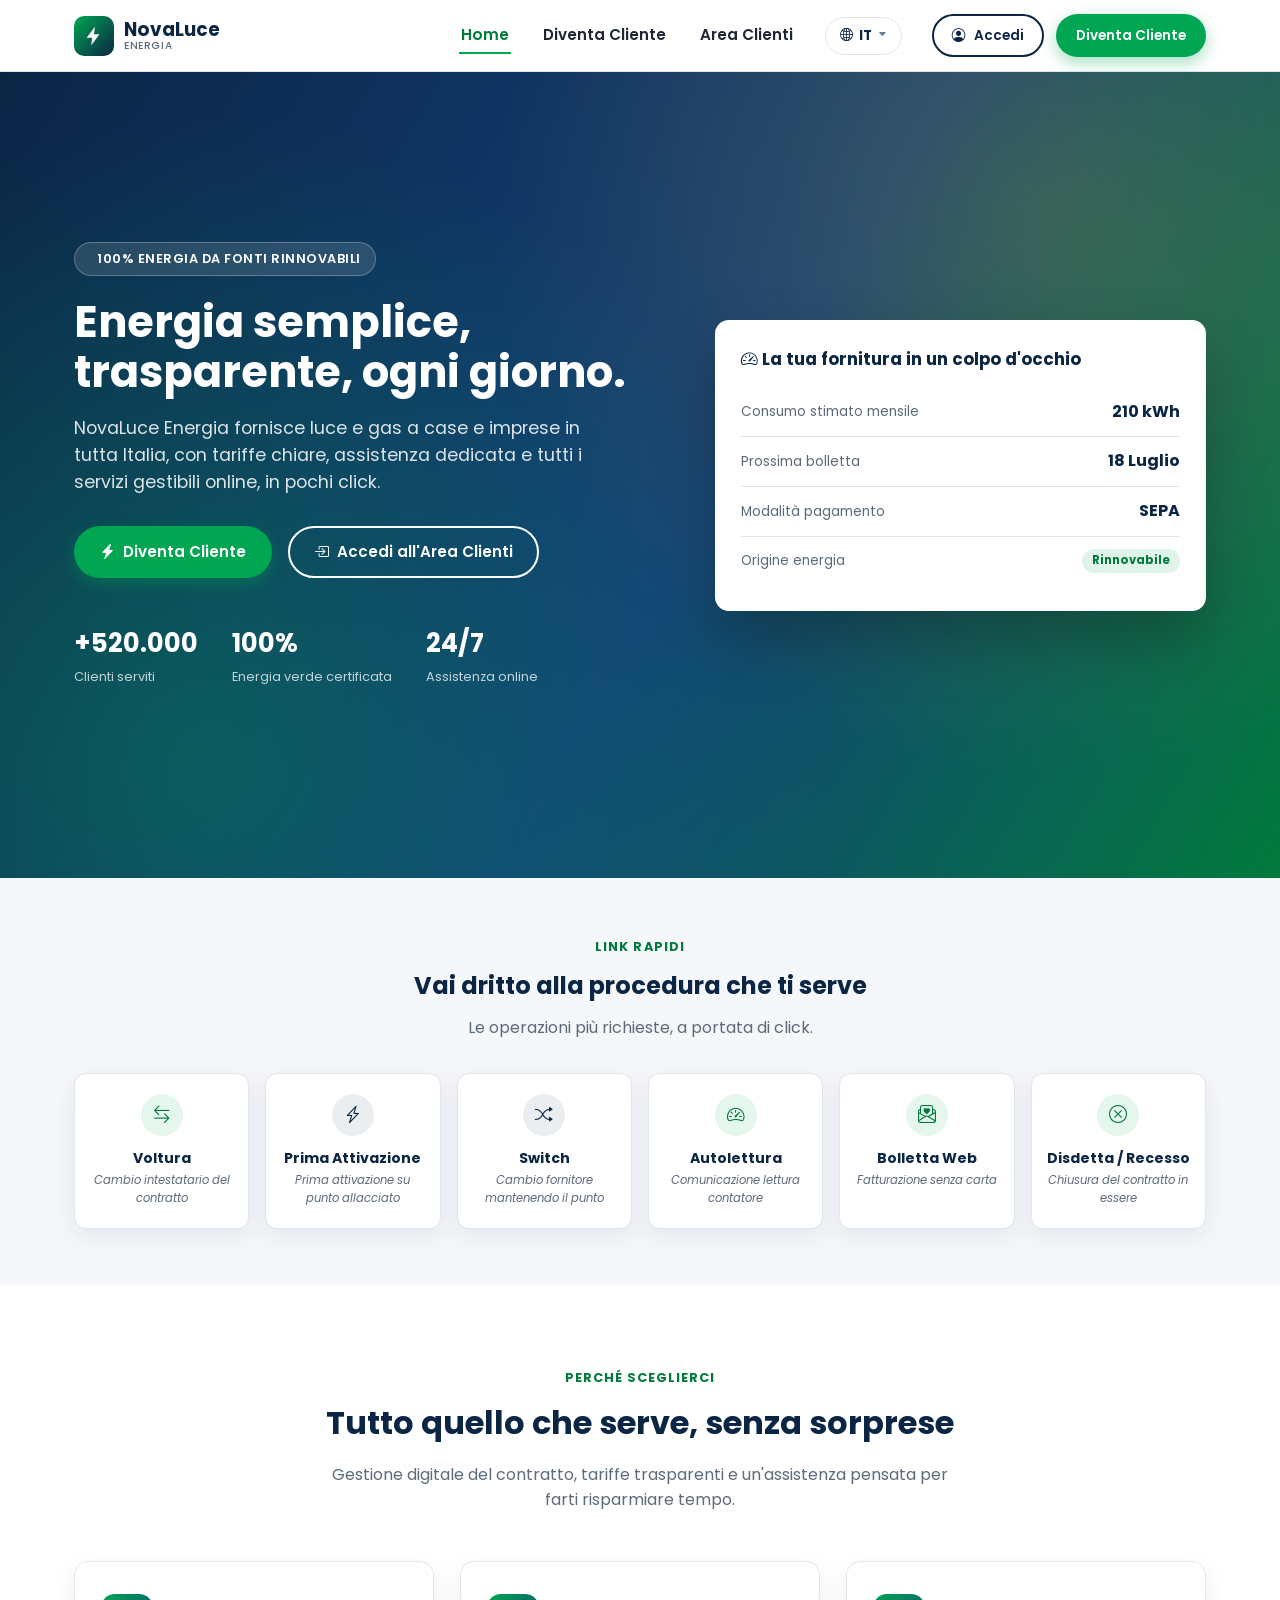
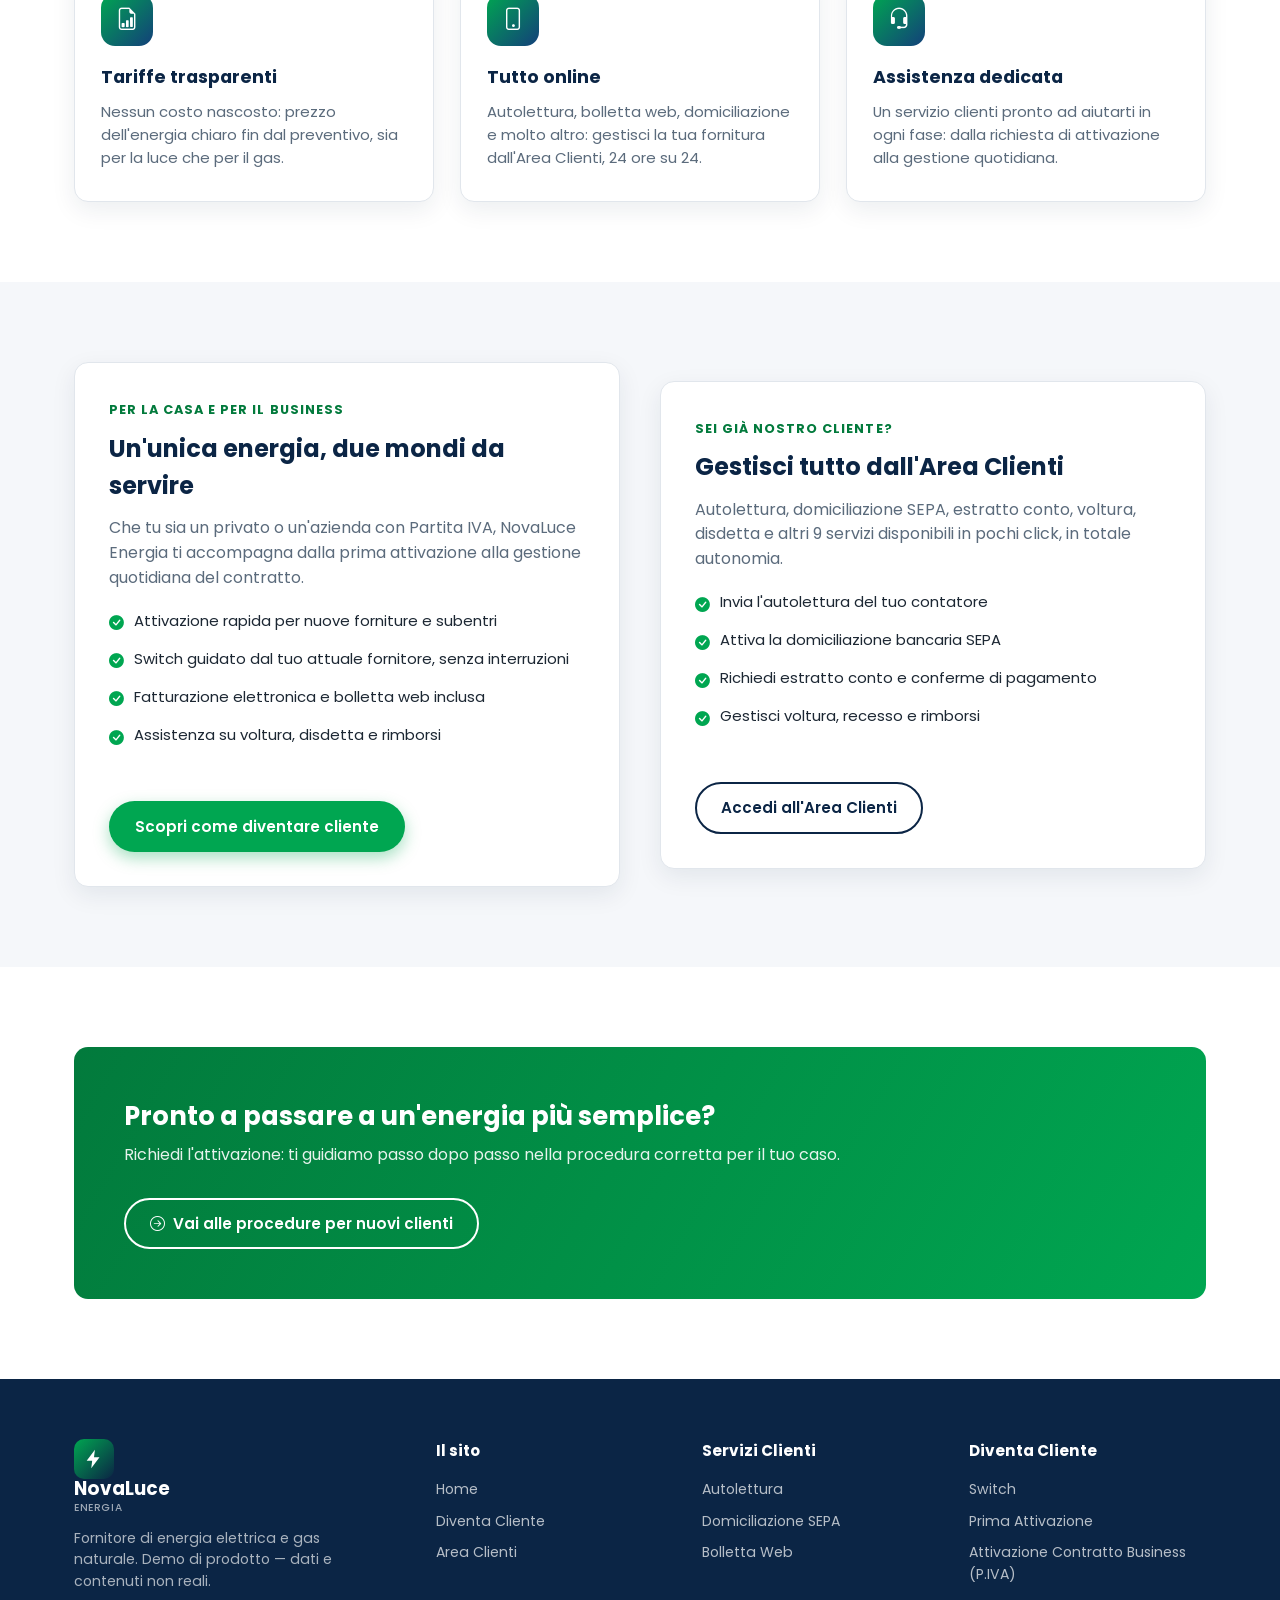
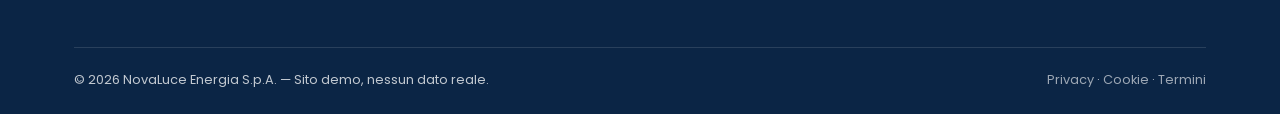
<file: index.html>
<!DOCTYPE html>
<html lang="it">
<head>
<meta charset="UTF-8" />
<meta name="viewport" content="width=device-width, initial-scale=1.0" />
<title>NovaLuce Energia | Luce e Gas per Casa e Business</title>
<meta name="description" content="NovaLuce Energia: fornitore di luce e gas. Gestisci il tuo contratto nell'Area Clienti o richiedi l'attivazione di un nuovo servizio." />
<link rel="preconnect" href="https://fonts.googleapis.com">
<link href="https://fonts.googleapis.com/css2?family=Poppins:wght@400;500;600;700&display=swap" rel="stylesheet">
<link rel="stylesheet" href="assets/vendor/bootstrap-icons/bootstrap-icons.css">
<link rel="stylesheet" href="assets/css/style.css" />
</head>
<body>

<header class="site-header">
  <nav class="navbar container">
    <a href="index.html" class="brand">
      <span class="brand-mark">
        <svg viewBox="0 0 24 24" fill="none" xmlns="http://www.w3.org/2000/svg"><path d="M13 2 4 14h6l-1 8 9-12h-6l1-8Z" fill="#fff"/></svg>
      </span>
      <span class="brand-name">NovaLuce<span data-i18n="brand.tagline">Energia</span></span>
    </a>
    <button class="nav-toggle" aria-label="Apri menu"><i class="bi bi-list"></i></button>
    <div class="nav-links">
      <a href="index.html" class="active" data-i18n="nav.home">Home</a>
      <a href="diventa-cliente.html" data-i18n="nav.becomeCustomer">Diventa Cliente</a>
      <a href="area-clienti.html" data-i18n="nav.customerArea">Area Clienti</a>
      <div class="lang-switcher">
        <button class="lang-switcher-btn" id="lang-switcher-btn" type="button" aria-haspopup="true" aria-expanded="false">
          <i class="bi bi-globe2"></i> <span id="lang-switcher-current">IT</span> <i class="bi bi-caret-down-fill"></i>
        </button>
        <div class="lang-menu" id="lang-menu">
          <button type="button" data-lang="it">🇮🇹 Italiano</button>
          <button type="button" data-lang="en">🇬🇧 English</button>
          <button type="button" data-lang="fr">🇫🇷 Français</button>
          <button type="button" data-lang="es">🇪🇸 Español</button>
        </div>
      </div>
      <div class="nav-cta">
        <a href="area-clienti.html" class="btn btn-outline-dark btn-sm"><i class="bi bi-person-circle"></i> <span data-i18n="nav.login">Accedi</span></a>
        <a href="diventa-cliente.html" class="btn btn-primary btn-sm" data-i18n="nav.becomeCustomer">Diventa Cliente</a>
      </div>
    </div>
  </nav>
</header>

<section class="hero">
  <div class="container hero-inner">
    <div>
      <span class="hero-eyebrow"><i class="bi bi-leaf-fill"></i> <span data-i18n="hero.eyebrow">100% energia da fonti rinnovabili</span></span>
      <h1 data-i18n="hero.title">Energia semplice, trasparente, ogni giorno.</h1>
      <p class="lead" data-i18n="hero.lead">NovaLuce Energia fornisce luce e gas a case e imprese in tutta Italia, con tariffe chiare, assistenza dedicata e tutti i servizi gestibili online, in pochi click.</p>
      <div class="hero-actions">
        <a href="diventa-cliente.html" class="btn btn-primary"><i class="bi bi-lightning-charge-fill"></i> <span data-i18n="nav.becomeCustomer">Diventa Cliente</span></a>
        <a href="area-clienti.html" class="btn btn-outline"><i class="bi bi-box-arrow-in-right"></i> <span data-i18n="hero.ctaLogin">Accedi all'Area Clienti</span></a>
      </div>
      <div class="hero-stats">
        <div><strong>+520.000</strong><span data-i18n="hero.stat1Label">Clienti serviti</span></div>
        <div><strong>100%</strong><span data-i18n="hero.stat2Label">Energia verde certificata</span></div>
        <div><strong>24/7</strong><span data-i18n="hero.stat3Label">Assistenza online</span></div>
      </div>
    </div>
    <div class="hero-card">
      <h3><i class="bi bi-speedometer2"></i> <span data-i18n="hero.cardTitle">La tua fornitura in un colpo d'occhio</span></h3>
      <div class="hero-card-row"><span class="label" data-i18n="hero.cardConsumptionLabel">Consumo stimato mensile</span><span class="value">210 kWh</span></div>
      <div class="hero-card-row"><span class="label" data-i18n="hero.cardNextBillLabel">Prossima bolletta</span><span class="value">18 Luglio</span></div>
      <div class="hero-card-row"><span class="label" data-i18n="hero.cardPaymentLabel">Modalità pagamento</span><span class="value">SEPA</span></div>
      <div class="hero-card-row"><span class="label" data-i18n="hero.cardOriginLabel">Origine energia</span><span class="tag-green" data-i18n="hero.cardOriginTag">Rinnovabile</span></div>
    </div>
  </div>
</section>

<section class="bg-grey" style="padding-top:56px; padding-bottom:56px;">
  <div class="container">
    <div class="section-head" style="margin-bottom:32px;">
      <span class="eyebrow" data-i18n="quicklinks.eyebrow">Link Rapidi</span>
      <h2 style="font-size:1.5rem;" data-i18n="quicklinks.title">Vai dritto alla procedura che ti serve</h2>
      <p data-i18n="quicklinks.subtitle">Le operazioni più richieste, a portata di click.</p>
    </div>
    <div class="quicklinks-grid">
      <a href="area-clienti.html?redirect=area-clienti-dashboard.html%23voltura" class="quicklink-item">
        <span class="quicklink-icon"><i class="bi bi-arrow-left-right"></i></span>
        <span class="it-title">Voltura</span>
        <span class="en-caption" data-i18n="gloss.voltura">Change of Contract Holder</span>
      </a>
      <a href="diventa-cliente.html#prima-attivazione" class="quicklink-item is-prospect">
        <span class="quicklink-icon"><i class="bi bi-lightning-charge"></i></span>
        <span class="it-title">Prima Attivazione</span>
        <span class="en-caption" data-i18n="gloss.prima-attivazione">First Activation</span>
      </a>
      <a href="diventa-cliente.html#switch" class="quicklink-item is-prospect">
        <span class="quicklink-icon"><i class="bi bi-shuffle"></i></span>
        <span class="it-title">Switch</span>
        <span class="en-caption" data-i18n="gloss.switch">Supplier Change</span>
      </a>
      <a href="area-clienti.html?redirect=area-clienti-dashboard.html%23autolettura" class="quicklink-item">
        <span class="quicklink-icon"><i class="bi bi-speedometer2"></i></span>
        <span class="it-title">Autolettura</span>
        <span class="en-caption" data-i18n="gloss.autolettura">Self-Meter Reading</span>
      </a>
      <a href="area-clienti.html?redirect=area-clienti-dashboard.html%23bolletta-web" class="quicklink-item">
        <span class="quicklink-icon"><i class="bi bi-envelope-paper-heart"></i></span>
        <span class="it-title">Bolletta Web</span>
        <span class="en-caption" data-i18n="gloss.bolletta-web">Paperless Billing</span>
      </a>
      <a href="area-clienti.html?redirect=area-clienti-dashboard.html%23disdetta-recesso" class="quicklink-item">
        <span class="quicklink-icon"><i class="bi bi-x-circle"></i></span>
        <span class="it-title">Disdetta / Recesso</span>
        <span class="en-caption" data-i18n="gloss.disdetta-recesso">Contract Termination</span>
      </a>
    </div>
  </div>
</section>

<section>
  <div class="container">
    <div class="section-head">
      <span class="eyebrow" data-i18n="features.eyebrow">Perché sceglierci</span>
      <h2 data-i18n="features.title">Tutto quello che serve, senza sorprese</h2>
      <p data-i18n="features.subtitle">Gestione digitale del contratto, tariffe trasparenti e un'assistenza pensata per farti risparmiare tempo.</p>
    </div>
    <div class="grid-3">
      <div class="feature-card">
        <div class="feature-icon"><i class="bi bi-file-earmark-bar-graph"></i></div>
        <h3 data-i18n="features.card1Title">Tariffe trasparenti</h3>
        <p data-i18n="features.card1Desc">Nessun costo nascosto: prezzo dell'energia chiaro fin dal preventivo, sia per la luce che per il gas.</p>
      </div>
      <div class="feature-card">
        <div class="feature-icon"><i class="bi bi-phone"></i></div>
        <h3 data-i18n="features.card2Title">Tutto online</h3>
        <p data-i18n="features.card2Desc">Autolettura, bolletta web, domiciliazione e molto altro: gestisci la tua fornitura dall'Area Clienti, 24 ore su 24.</p>
      </div>
      <div class="feature-card">
        <div class="feature-icon"><i class="bi bi-headset"></i></div>
        <h3 data-i18n="features.card3Title">Assistenza dedicata</h3>
        <p data-i18n="features.card3Desc">Un servizio clienti pronto ad aiutarti in ogni fase: dalla richiesta di attivazione alla gestione quotidiana.</p>
      </div>
    </div>
  </div>
</section>

<section class="bg-grey">
  <div class="container split">
    <div class="offer-card">
      <span class="eyebrow" data-i18n="split.eyebrow1">Per la casa e per il business</span>
      <h2 data-i18n="split.title1">Un'unica energia, due mondi da servire</h2>
      <p data-i18n="split.desc1">Che tu sia un privato o un'azienda con Partita IVA, NovaLuce Energia ti accompagna dalla prima attivazione alla gestione quotidiana del contratto.</p>
      <ul>
        <li><i class="bi bi-check-circle-fill"></i> <span data-i18n="split.li1a">Attivazione rapida per nuove forniture e subentri</span></li>
        <li><i class="bi bi-check-circle-fill"></i> <span data-i18n="split.li1b">Switch guidato dal tuo attuale fornitore, senza interruzioni</span></li>
        <li><i class="bi bi-check-circle-fill"></i> <span data-i18n="split.li1c">Fatturazione elettronica e bolletta web inclusa</span></li>
        <li><i class="bi bi-check-circle-fill"></i> <span data-i18n="split.li1d">Assistenza su voltura, disdetta e rimborsi</span></li>
      </ul>
      <a href="diventa-cliente.html" class="btn btn-primary mt-40" data-i18n="split.cta1">Scopri come diventare cliente</a>
    </div>
    <div class="offer-card">
      <span class="eyebrow" data-i18n="split.eyebrow2">Sei già nostro cliente?</span>
      <h2 data-i18n="split.title2">Gestisci tutto dall'Area Clienti</h2>
      <p data-i18n="split.desc2">Autolettura, domiciliazione SEPA, estratto conto, voltura, disdetta e altri 9 servizi disponibili in pochi click, in totale autonomia.</p>
      <ul>
        <li><i class="bi bi-check-circle-fill"></i> <span data-i18n="split.li2a">Invia l'autolettura del tuo contatore</span></li>
        <li><i class="bi bi-check-circle-fill"></i> <span data-i18n="split.li2b">Attiva la domiciliazione bancaria SEPA</span></li>
        <li><i class="bi bi-check-circle-fill"></i> <span data-i18n="split.li2c">Richiedi estratto conto e conferme di pagamento</span></li>
        <li><i class="bi bi-check-circle-fill"></i> <span data-i18n="split.li2d">Gestisci voltura, recesso e rimborsi</span></li>
      </ul>
      <a href="area-clienti.html" class="btn btn-outline-dark mt-40" data-i18n="hero.ctaLogin">Accedi all'Area Clienti</a>
    </div>
  </div>
</section>

<section>
  <div class="container">
    <div class="cta-banner">
      <div>
        <h2 data-i18n="ctaBanner.title">Pronto a passare a un'energia più semplice?</h2>
        <p data-i18n="ctaBanner.desc">Richiedi l'attivazione: ti guidiamo passo dopo passo nella procedura corretta per il tuo caso.</p>
      </div>
      <a href="diventa-cliente.html" class="btn btn-outline"><i class="bi bi-arrow-right-circle"></i> <span data-i18n="ctaBanner.button">Vai alle procedure per nuovi clienti</span></a>
    </div>
  </div>
</section>

<footer class="site-footer">
  <div class="container">
    <div class="footer-grid">
      <div class="footer-brand">
        <a href="index.html" class="brand" style="margin-bottom:14px;">
          <span class="brand-mark">
            <svg viewBox="0 0 24 24" fill="none" xmlns="http://www.w3.org/2000/svg"><path d="M13 2 4 14h6l-1 8 9-12h-6l1-8Z" fill="#fff"/></svg>
          </span>
          <span class="brand-name" style="color:#fff;">NovaLuce<span style="color:rgba(255,255,255,.6);" data-i18n="brand.tagline">Energia</span></span>
        </a>
        <p data-i18n="footer.tagline">Fornitore di energia elettrica e gas naturale. Demo di prodotto — dati e contenuti non reali.</p>
      </div>
      <div>
        <h4 data-i18n="footer.colSite">Il sito</h4>
        <a href="index.html" data-i18n="nav.home">Home</a>
        <a href="diventa-cliente.html" data-i18n="nav.becomeCustomer">Diventa Cliente</a>
        <a href="area-clienti.html" data-i18n="nav.customerArea">Area Clienti</a>
      </div>
      <div>
        <h4 data-i18n="footer.colCustomerServices">Servizi Clienti</h4>
        <a href="area-clienti.html">Autolettura</a>
        <a href="area-clienti.html">Domiciliazione SEPA</a>
        <a href="area-clienti.html">Bolletta Web</a>
      </div>
      <div>
        <h4 data-i18n="footer.colBecomeCustomer">Diventa Cliente</h4>
        <a href="diventa-cliente.html">Switch</a>
        <a href="diventa-cliente.html">Prima Attivazione</a>
        <a href="diventa-cliente.html">Attivazione Contratto Business (P.IVA)</a>
      </div>
    </div>
    <div class="footer-bottom">
      <span data-i18n="footer.bottomCopy">© 2026 NovaLuce Energia S.p.A. — Sito demo, nessun dato reale.</span>
      <span><a href="#" data-i18n="footer.privacy">Privacy</a> · <a href="#" data-i18n="footer.cookie">Cookie</a> · <a href="#" data-i18n="footer.terms">Termini</a></span>
    </div>
  </div>
</footer>

<script src="assets/js/i18n-data.js"></script>
<script src="assets/js/i18n.js"></script>
<script src="assets/js/main.js"></script>
</body>
</html>
</file>
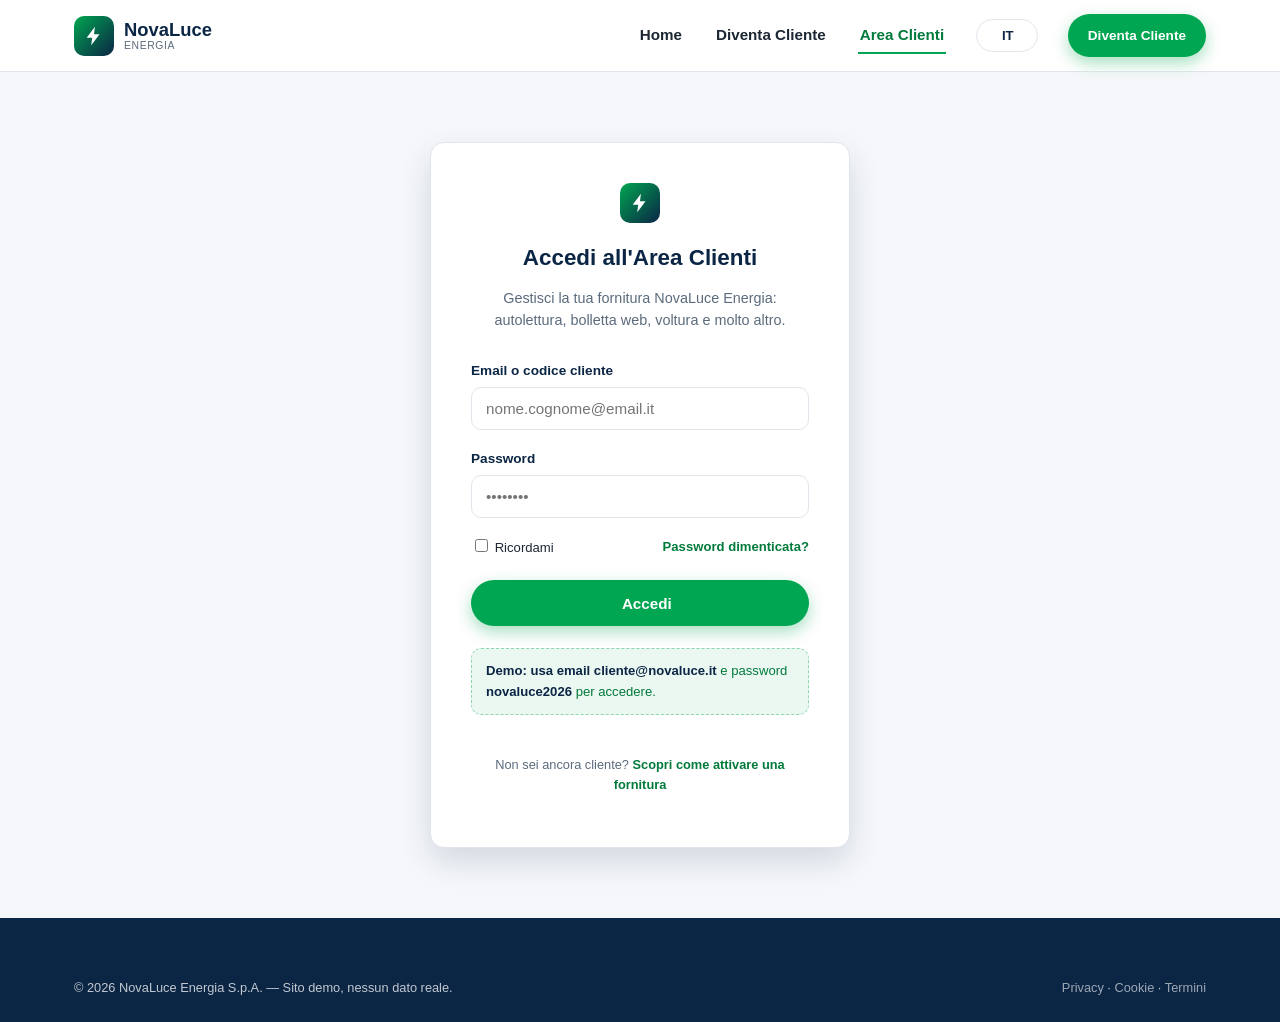
<file: area-clienti-dashboard.html>
<!DOCTYPE html>
<html lang="it">
<head>
<meta charset="UTF-8" />
<meta name="viewport" content="width=device-width, initial-scale=1.0" />
<title>I tuoi servizi | Area Clienti | NovaLuce Energia</title>
<link rel="preconnect" href="https://fonts.googleapis.com">
<link href="https://fonts.googleapis.com/css2?family=Poppins:wght@400;500;600;700&display=swap" rel="stylesheet">
<link rel="stylesheet" href="assets/vendor/bootstrap-icons/bootstrap-icons.css">
<link rel="stylesheet" href="assets/css/style.css" />
</head>
<body onload="nlGuardDashboard()">

<header class="site-header">
  <nav class="navbar container">
    <a href="index.html" class="brand">
      <span class="brand-mark">
        <svg viewBox="0 0 24 24" fill="none" xmlns="http://www.w3.org/2000/svg"><path d="M13 2 4 14h6l-1 8 9-12h-6l1-8Z" fill="#fff"/></svg>
      </span>
      <span class="brand-name">NovaLuce<span data-i18n="brand.tagline">Energia</span></span>
    </a>
    <button class="nav-toggle" aria-label="Apri menu"><i class="bi bi-list"></i></button>
    <div class="nav-links">
      <a href="index.html" data-i18n="nav.home">Home</a>
      <a href="diventa-cliente.html" data-i18n="nav.becomeCustomer">Diventa Cliente</a>
      <a href="area-clienti-dashboard.html" class="active" data-i18n="nav.customerArea">Area Clienti</a>
      <div class="lang-switcher">
        <button class="lang-switcher-btn" id="lang-switcher-btn" type="button" aria-haspopup="true" aria-expanded="false">
          <i class="bi bi-globe2"></i> <span id="lang-switcher-current">IT</span> <i class="bi bi-caret-down-fill"></i>
        </button>
        <div class="lang-menu" id="lang-menu">
          <button type="button" data-lang="it">🇮🇹 Italiano</button>
          <button type="button" data-lang="en">🇬🇧 English</button>
          <button type="button" data-lang="fr">🇫🇷 Français</button>
          <button type="button" data-lang="es">🇪🇸 Español</button>
        </div>
      </div>
      <div class="nav-cta">
        <a href="#" class="btn btn-outline-dark btn-sm" onclick="nlLogout(); return false;"><i class="bi bi-box-arrow-right"></i> <span data-i18n="nav.logout">Esci</span></a>
      </div>
    </div>
  </nav>
</header>

<div class="dashboard-topbar">
  <div class="container">
    <div class="user-chip">
      <span class="user-avatar" id="dashboard-user-initials">MR</span>
      <div>
        <span class="name" id="dashboard-user-name">Mario Rossi</span><br />
        <span class="meta" id="dashboard-user-email">cliente@novaluce.it</span>
      </div>
    </div>
    <a href="#" class="btn btn-outline-dark btn-sm" onclick="nlLogout(); return false;"><i class="bi bi-box-arrow-right"></i> <span data-i18n="nav.logout">Esci</span></a>
  </div>
</div>

<section style="padding-top:44px;">
  <div class="container">
    <div class="section-head" style="text-align:left; margin:0 0 36px;">
      <span class="eyebrow" data-i18n="dashboard.eyebrow">Area Clienti</span>
      <h2 data-i18n="dashboard.title">I servizi della tua fornitura</h2>
      <p data-i18n="dashboard.desc">Seleziona l'operazione che vuoi effettuare. Le richieste vengono gestite in autonomia, in pochi minuti.</p>
    </div>

    <div class="service-grid">

      <div class="service-card" id="autolettura">
        <span class="service-tag" data-i18n="tag.contatore">Contatore</span>
        <div class="service-icon"><i class="bi bi-speedometer2"></i></div>
        <h3>Autolettura</h3>
        <span class="en-title" data-i18n="gloss.autolettura">Self-Meter Reading Submission</span>
        <p class="desc" data-i18n="desc.autolettura">Comunica la lettura del tuo contatore per ricevere bollette basate sui consumi reali.</p>
        <a href="#" class="btn btn-primary btn-sm service-action" data-service-label="Autolettura"><span data-i18n="common.request">Richiedi</span> <i class="bi bi-arrow-right"></i></a>
      </div>

      <div class="service-card" id="domiciliazione-sepa">
        <span class="service-tag" data-i18n="tag.pagamenti">Pagamenti</span>
        <div class="service-icon"><i class="bi bi-bank"></i></div>
        <h3>Domiciliazione SEPA</h3>
        <span class="en-title" data-i18n="gloss.domiciliazione-sepa">SEPA Direct Debit Setup/Change</span>
        <p class="desc" data-i18n="desc.domiciliazione-sepa">Attiva o modifica l'addebito automatico delle bollette sul tuo conto corrente.</p>
        <a href="#" class="btn btn-primary btn-sm service-action" data-service-label="Domiciliazione SEPA"><span data-i18n="common.request">Richiedi</span> <i class="bi bi-arrow-right"></i></a>
      </div>

      <div class="service-card" id="bolletta-web">
        <span class="service-tag" data-i18n="tag.fatturazione">Fatturazione</span>
        <div class="service-icon"><i class="bi bi-envelope-paper-heart"></i></div>
        <h3>Bolletta Web</h3>
        <span class="en-title" data-i18n="gloss.bolletta-web">Paperless Billing Enrollment</span>
        <p class="desc" data-i18n="desc.bolletta-web">Passa alla bolletta digitale: ricevi le fatture via email, senza carta.</p>
        <a href="#" class="btn btn-primary btn-sm service-action" data-service-label="Bolletta Web"><span data-i18n="common.request">Richiedi</span> <i class="bi bi-arrow-right"></i></a>
      </div>

      <div class="service-card" id="variazione-recapito">
        <span class="service-tag" data-i18n="tag.anagrafica">Anagrafica</span>
        <div class="service-icon"><i class="bi bi-person-lines-fill"></i></div>
        <h3>Variazione Recapito</h3>
        <span class="en-title" data-i18n="gloss.variazione-recapito">Change of Contact Details</span>
        <p class="desc" data-i18n="desc.variazione-recapito">Aggiorna indirizzo, email o numero di telefono associati al tuo contratto.</p>
        <a href="#" class="btn btn-primary btn-sm service-action" data-service-label="Variazione Recapito"><span data-i18n="common.request">Richiedi</span> <i class="bi bi-arrow-right"></i></a>
      </div>

      <div class="service-card" id="estratto-conto">
        <span class="service-tag" data-i18n="tag.documenti">Documenti</span>
        <div class="service-icon"><i class="bi bi-file-earmark-text"></i></div>
        <h3>Estratto Conto</h3>
        <span class="en-title" data-i18n="gloss.estratto-conto">Account Statement Request</span>
        <p class="desc" data-i18n="desc.estratto-conto">Richiedi il riepilogo dei pagamenti e della situazione contabile del tuo contratto.</p>
        <a href="#" class="btn btn-primary btn-sm service-action" data-service-label="Estratto Conto"><span data-i18n="common.request">Richiedi</span> <i class="bi bi-arrow-right"></i></a>
      </div>

      <div class="service-card" id="conferma-pagamento">
        <span class="service-tag" data-i18n="tag.pagamenti">Pagamenti</span>
        <div class="service-icon"><i class="bi bi-check-circle"></i></div>
        <h3>Conferma Pagamento Bolletta</h3>
        <span class="en-title" data-i18n="gloss.conferma-pagamento">Payment Confirmation (reminder invoice)</span>
        <p class="desc" data-i18n="desc.conferma-pagamento">Hai ricevuto un sollecito ma hai già pagato? Invia la conferma del pagamento.</p>
        <a href="#" class="btn btn-primary btn-sm service-action" data-service-label="Conferma Pagamento Bolletta"><span data-i18n="common.request">Richiedi</span> <i class="bi bi-arrow-right"></i></a>
      </div>

      <div class="service-card" id="rimborso-bonifico">
        <span class="service-tag" data-i18n="tag.pagamenti">Pagamenti</span>
        <div class="service-icon"><i class="bi bi-cash-coin"></i></div>
        <h3>Rimborso con Bonifico</h3>
        <span class="en-title" data-i18n="gloss.rimborso-bonifico">Refund Request (bank transfer)</span>
        <p class="desc" data-i18n="desc.rimborso-bonifico">Richiedi il rimborso di un credito residuo tramite bonifico bancario.</p>
        <a href="#" class="btn btn-primary btn-sm service-action" data-service-label="Rimborso con Bonifico"><span data-i18n="common.request">Richiedi</span> <i class="bi bi-arrow-right"></i></a>
      </div>

      <div class="service-card" id="voltura">
        <span class="service-tag" data-i18n="tag.contratto">Contratto</span>
        <div class="service-icon"><i class="bi bi-arrow-left-right"></i></div>
        <h3>Voltura</h3>
        <span class="en-title" data-i18n="gloss.voltura">Change of Contract Holder</span>
        <p class="desc" data-i18n="desc.voltura">Trasferisci l'intestazione del contratto a un altro nominativo, mantenendo il POD/PDR.</p>
        <a href="#" class="btn btn-primary btn-sm service-action" data-service-label="Voltura"><span data-i18n="common.request">Richiedi</span> <i class="bi bi-arrow-right"></i></a>
      </div>

      <div class="service-card" id="disdetta-recesso">
        <span class="service-tag" data-i18n="tag.contratto">Contratto</span>
        <div class="service-icon"><i class="bi bi-x-circle"></i></div>
        <h3>Disdetta / Recesso</h3>
        <span class="en-title" data-i18n="gloss.disdetta-recesso">Contract Termination</span>
        <p class="desc" data-i18n="desc.disdetta-recesso">Richiedi la chiusura o il recesso dal contratto di fornitura in essere.</p>
        <a href="#" class="btn btn-primary btn-sm service-action" data-service-label="Disdetta / Recesso"><span data-i18n="common.request">Richiedi</span> <i class="bi bi-arrow-right"></i></a>
      </div>

    </div>
  </div>
</section>

<footer class="site-footer mt-40">
  <div class="container footer-bottom" style="border-top:none; padding-top:0;">
    <span data-i18n="footer.bottomCopy">© 2026 NovaLuce Energia S.p.A. — Sito demo, nessun dato reale.</span>
    <span><a href="#" data-i18n="footer.privacy">Privacy</a> · <a href="#" data-i18n="footer.cookie">Cookie</a> · <a href="#" data-i18n="footer.terms">Termini</a></span>
  </div>
</footer>

<script src="assets/js/i18n-data.js"></script>
<script src="assets/js/i18n.js"></script>
<script src="assets/js/main.js"></script>
</body>
</html>
</file>
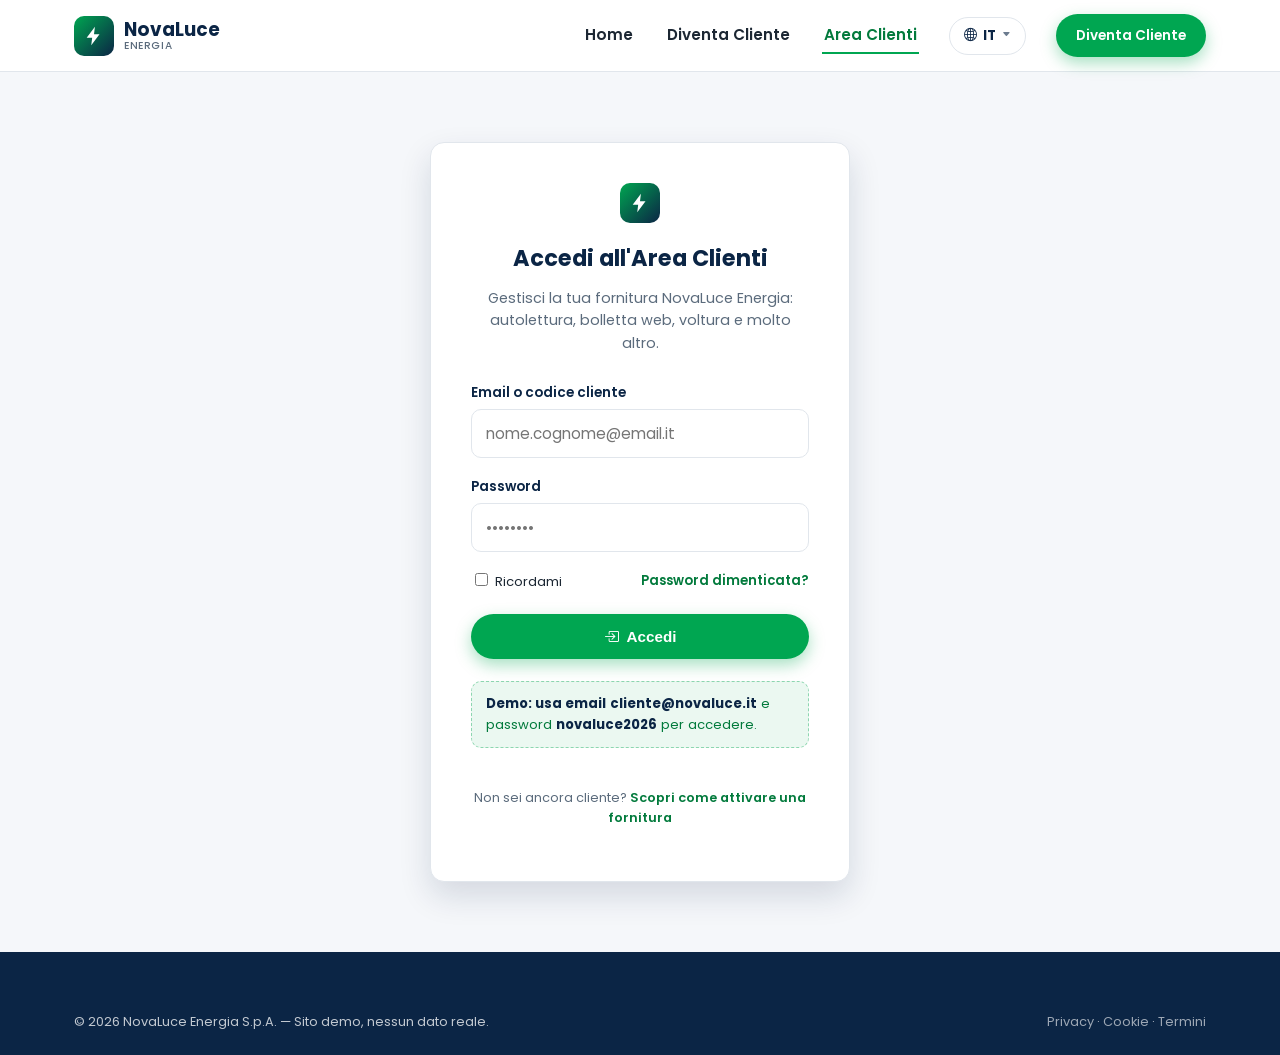
<file: area-clienti.html>
<!DOCTYPE html>
<html lang="it">
<head>
<meta charset="UTF-8" />
<meta name="viewport" content="width=device-width, initial-scale=1.0" />
<title>Accedi all'Area Clienti | NovaLuce Energia</title>
<link rel="preconnect" href="https://fonts.googleapis.com">
<link href="https://fonts.googleapis.com/css2?family=Poppins:wght@400;500;600;700&display=swap" rel="stylesheet">
<link rel="stylesheet" href="assets/vendor/bootstrap-icons/bootstrap-icons.css">
<link rel="stylesheet" href="assets/css/style.css" />
</head>
<body>

<header class="site-header">
  <nav class="navbar container">
    <a href="index.html" class="brand">
      <span class="brand-mark">
        <svg viewBox="0 0 24 24" fill="none" xmlns="http://www.w3.org/2000/svg"><path d="M13 2 4 14h6l-1 8 9-12h-6l1-8Z" fill="#fff"/></svg>
      </span>
      <span class="brand-name">NovaLuce<span data-i18n="brand.tagline">Energia</span></span>
    </a>
    <button class="nav-toggle" aria-label="Apri menu"><i class="bi bi-list"></i></button>
    <div class="nav-links">
      <a href="index.html" data-i18n="nav.home">Home</a>
      <a href="diventa-cliente.html" data-i18n="nav.becomeCustomer">Diventa Cliente</a>
      <a href="area-clienti.html" class="active" data-i18n="nav.customerArea">Area Clienti</a>
      <div class="lang-switcher">
        <button class="lang-switcher-btn" id="lang-switcher-btn" type="button" aria-haspopup="true" aria-expanded="false">
          <i class="bi bi-globe2"></i> <span id="lang-switcher-current">IT</span> <i class="bi bi-caret-down-fill"></i>
        </button>
        <div class="lang-menu" id="lang-menu">
          <button type="button" data-lang="it">🇮🇹 Italiano</button>
          <button type="button" data-lang="en">🇬🇧 English</button>
          <button type="button" data-lang="fr">🇫🇷 Français</button>
          <button type="button" data-lang="es">🇪🇸 Español</button>
        </div>
      </div>
      <div class="nav-cta">
        <a href="diventa-cliente.html" class="btn btn-primary btn-sm" data-i18n="nav.becomeCustomer">Diventa Cliente</a>
      </div>
    </div>
  </nav>
</header>

<div class="login-wrap">
  <div class="login-card">
    <span class="brand-mark" style="display:flex;">
      <svg viewBox="0 0 24 24" fill="none" xmlns="http://www.w3.org/2000/svg" style="width:22px;height:22px;"><path d="M13 2 4 14h6l-1 8 9-12h-6l1-8Z" fill="#fff"/></svg>
    </span>
    <h1 data-i18n="login.title">Accedi all'Area Clienti</h1>
    <p class="sub" data-i18n="login.subtitle">Gestisci la tua fornitura NovaLuce Energia: autolettura, bolletta web, voltura e molto altro.</p>

    <div class="login-error" id="login-error">
      <i class="bi bi-exclamation-triangle-fill"></i> <span data-i18n="login.errorMsg">Credenziali non valide. Riprova oppure usa le credenziali demo qui sotto.</span>
    </div>

    <div class="demo-hint" id="login-redirect-hint" style="display:none; margin-top:0; margin-bottom:18px;"></div>

    <form onsubmit="return nlHandleLogin(event)">
      <div class="form-group">
        <label for="login-email" data-i18n="login.emailLabel">Email o codice cliente</label>
        <input type="text" id="login-email" placeholder="nome.cognome@email.it" required />
      </div>
      <div class="form-group">
        <label for="login-password" data-i18n="login.passwordLabel">Password</label>
        <input type="password" id="login-password" placeholder="••••••••" required />
      </div>
      <div class="form-row-between">
        <label><input type="checkbox" /> <span data-i18n="login.rememberMe">Ricordami</span></label>
        <a href="#" style="color:var(--nl-green-dark); font-weight:600;" data-i18n="login.forgotPassword">Password dimenticata?</a>
      </div>
      <button type="submit" class="btn btn-primary btn-block"><i class="bi bi-box-arrow-in-right"></i> <span data-i18n="login.submit">Accedi</span></button>
    </form>

    <div class="demo-hint">
      <strong data-i18n="login.demoHintPrefix">Demo: usa email</strong> <strong>cliente@novaluce.it</strong> <span data-i18n="login.demoHintAnd">e password</span> <strong>novaluce2026</strong> <span data-i18n="login.demoHintSuffix">per accedere.</span>
    </div>

    <p class="small-note text-center mt-40"><span data-i18n="login.noAccount">Non sei ancora cliente?</span> <a href="diventa-cliente.html" style="color:var(--nl-green-dark); font-weight:600;" data-i18n="login.discoverLink">Scopri come attivare una fornitura</a></p>
  </div>
</div>

<footer class="site-footer">
  <div class="container footer-bottom" style="border-top:none; padding-top:0;">
    <span data-i18n="footer.bottomCopy">© 2026 NovaLuce Energia S.p.A. — Sito demo, nessun dato reale.</span>
    <span><a href="#" data-i18n="footer.privacy">Privacy</a> · <a href="#" data-i18n="footer.cookie">Cookie</a> · <a href="#" data-i18n="footer.terms">Termini</a></span>
  </div>
</footer>

<script src="assets/js/i18n-data.js"></script>
<script src="assets/js/i18n.js"></script>
<script src="assets/js/main.js"></script>
</body>
</html>
</file>
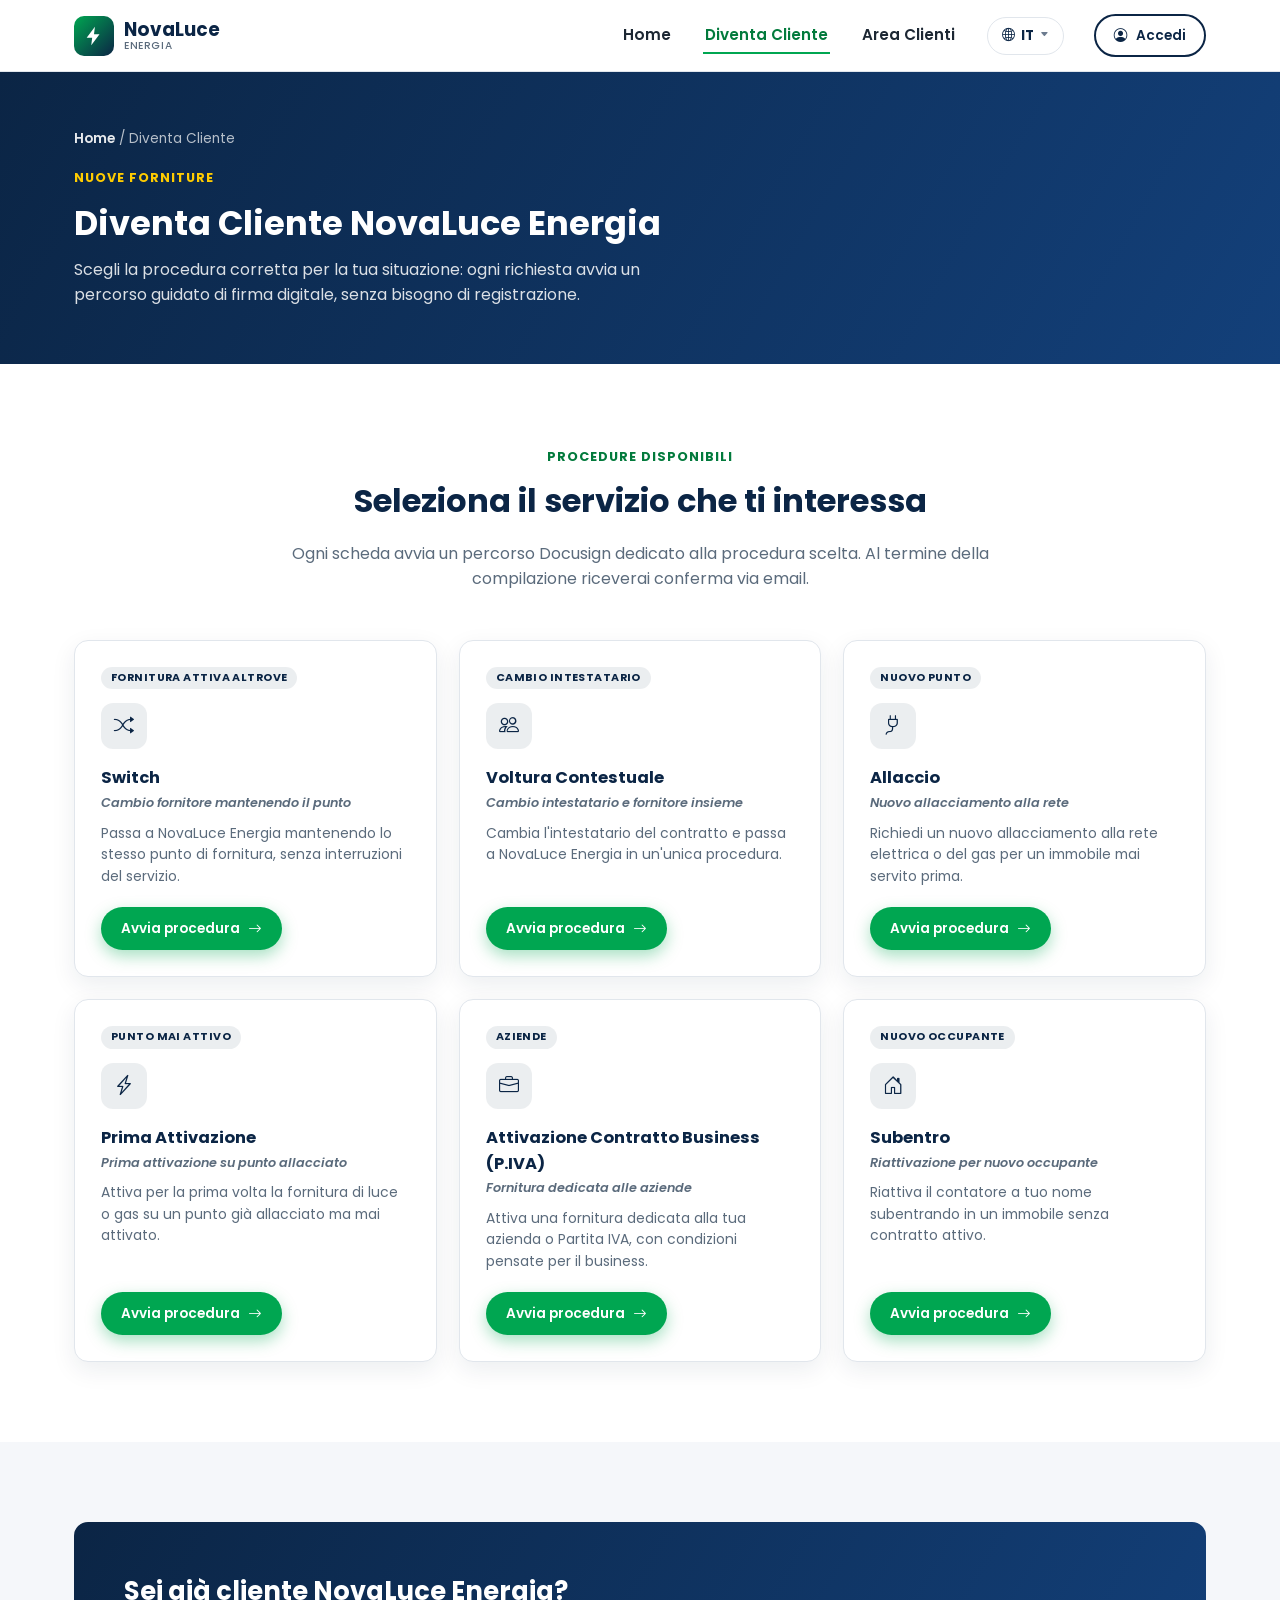
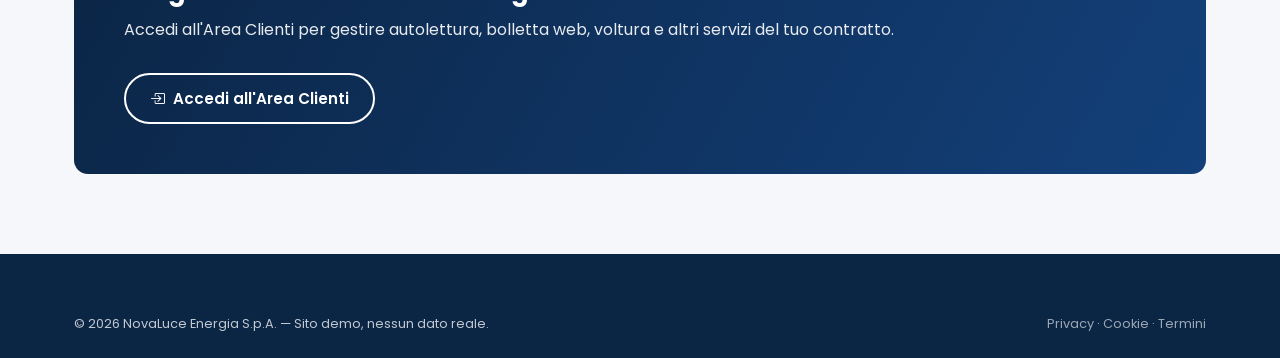
<file: diventa-cliente.html>
<!DOCTYPE html>
<html lang="it">
<head>
<meta charset="UTF-8" />
<meta name="viewport" content="width=device-width, initial-scale=1.0" />
<title>Diventa Cliente | NovaLuce Energia</title>
<link rel="preconnect" href="https://fonts.googleapis.com">
<link href="https://fonts.googleapis.com/css2?family=Poppins:wght@400;500;600;700&display=swap" rel="stylesheet">
<link rel="stylesheet" href="assets/vendor/bootstrap-icons/bootstrap-icons.css">
<link rel="stylesheet" href="assets/css/style.css" />
</head>
<body>

<header class="site-header">
  <nav class="navbar container">
    <a href="index.html" class="brand">
      <span class="brand-mark">
        <svg viewBox="0 0 24 24" fill="none" xmlns="http://www.w3.org/2000/svg"><path d="M13 2 4 14h6l-1 8 9-12h-6l1-8Z" fill="#fff"/></svg>
      </span>
      <span class="brand-name">NovaLuce<span data-i18n="brand.tagline">Energia</span></span>
    </a>
    <button class="nav-toggle" aria-label="Apri menu"><i class="bi bi-list"></i></button>
    <div class="nav-links">
      <a href="index.html" data-i18n="nav.home">Home</a>
      <a href="diventa-cliente.html" class="active" data-i18n="nav.becomeCustomer">Diventa Cliente</a>
      <a href="area-clienti.html" data-i18n="nav.customerArea">Area Clienti</a>
      <div class="lang-switcher">
        <button class="lang-switcher-btn" id="lang-switcher-btn" type="button" aria-haspopup="true" aria-expanded="false">
          <i class="bi bi-globe2"></i> <span id="lang-switcher-current">IT</span> <i class="bi bi-caret-down-fill"></i>
        </button>
        <div class="lang-menu" id="lang-menu">
          <button type="button" data-lang="it">🇮🇹 Italiano</button>
          <button type="button" data-lang="en">🇬🇧 English</button>
          <button type="button" data-lang="fr">🇫🇷 Français</button>
          <button type="button" data-lang="es">🇪🇸 Español</button>
        </div>
      </div>
      <div class="nav-cta">
        <a href="area-clienti.html" class="btn btn-outline-dark btn-sm"><i class="bi bi-person-circle"></i> <span data-i18n="nav.login">Accedi</span></a>
      </div>
    </div>
  </nav>
</header>

<div class="page-header">
  <div class="container">
    <div class="breadcrumb"><a href="index.html" data-i18n="nav.home">Home</a> / <span data-i18n="nav.becomeCustomer">Diventa Cliente</span></div>
    <span class="eyebrow" data-i18n="pageHeader.eyebrow">Nuove forniture</span>
    <h1 data-i18n="pageHeader.title">Diventa Cliente NovaLuce Energia</h1>
    <p data-i18n="pageHeader.desc">Scegli la procedura corretta per la tua situazione: ogni richiesta avvia un percorso guidato di firma digitale, senza bisogno di registrazione.</p>
  </div>
</div>

<section>
  <div class="container">
    <div class="section-head" style="max-width:760px;">
      <span class="eyebrow" data-i18n="prospectSection.eyebrow">Procedure disponibili</span>
      <h2 data-i18n="prospectSection.title">Seleziona il servizio che ti interessa</h2>
      <p data-i18n="prospectSection.desc">Ogni scheda avvia un percorso Docusign dedicato alla procedura scelta. Al termine della compilazione riceverai conferma via email.</p>
    </div>

    <div class="service-grid">

      <div class="service-card prospect" id="switch">
        <span class="service-tag" data-i18n="tag.fornitura-attiva-altrove">Fornitura attiva altrove</span>
        <div class="service-icon"><i class="bi bi-shuffle"></i></div>
        <h3>Switch</h3>
        <span class="en-title" data-i18n="gloss.switch">Supplier Change</span>
        <p class="desc" data-i18n="desc.switch">Passa a NovaLuce Energia mantenendo lo stesso punto di fornitura, senza interruzioni del servizio.</p>
        <a href="#" class="btn btn-primary btn-sm docusign-link" data-service="switch" data-service-label="Switch"><span data-i18n="common.startProcedure">Avvia procedura</span> <i class="bi bi-arrow-right"></i></a>
      </div>

      <div class="service-card prospect" id="voltura-contestuale">
        <span class="service-tag" data-i18n="tag.cambio-intestatario">Cambio intestatario</span>
        <div class="service-icon"><i class="bi bi-people"></i></div>
        <h3>Voltura Contestuale</h3>
        <span class="en-title" data-i18n="gloss.voltura-contestuale">Simultaneous Holder Change + Switch</span>
        <p class="desc" data-i18n="desc.voltura-contestuale">Cambia l'intestatario del contratto e passa a NovaLuce Energia in un'unica procedura.</p>
        <a href="#" class="btn btn-primary btn-sm docusign-link" data-service="voltura-contestuale" data-service-label="Voltura Contestuale"><span data-i18n="common.startProcedure">Avvia procedura</span> <i class="bi bi-arrow-right"></i></a>
      </div>

      <div class="service-card prospect" id="allaccio">
        <span class="service-tag" data-i18n="tag.nuovo-punto">Nuovo punto</span>
        <div class="service-icon"><i class="bi bi-plug"></i></div>
        <h3>Allaccio</h3>
        <span class="en-title" data-i18n="gloss.allaccio">New Connection</span>
        <p class="desc" data-i18n="desc.allaccio">Richiedi un nuovo allacciamento alla rete elettrica o del gas per un immobile mai servito prima.</p>
        <a href="#" class="btn btn-primary btn-sm docusign-link" data-service="allaccio" data-service-label="Allaccio"><span data-i18n="common.startProcedure">Avvia procedura</span> <i class="bi bi-arrow-right"></i></a>
      </div>

      <div class="service-card prospect" id="prima-attivazione">
        <span class="service-tag" data-i18n="tag.punto-mai-attivo">Punto mai attivo</span>
        <div class="service-icon"><i class="bi bi-lightning-charge"></i></div>
        <h3>Prima Attivazione</h3>
        <span class="en-title" data-i18n="gloss.prima-attivazione">First Activation</span>
        <p class="desc" data-i18n="desc.prima-attivazione">Attiva per la prima volta la fornitura di luce o gas su un punto già allacciato ma mai attivato.</p>
        <a href="https://apps-d.docusign.com/api/maestro/v1/accounts/d248a97c-5518-4fce-873a-4102803727bf/workflow_definitions/eb033fd2-081b-4ec6-b5c8-887d75727deb/trigger?hash=[base64]" class="btn btn-primary btn-sm docusign-link" data-service="prima-attivazione" data-service-label="Prima Attivazione" target="_blank" rel="noopener"><span data-i18n="common.startProcedure">Avvia procedura</span> <i class="bi bi-arrow-right"></i></a>
      </div>

      <div class="service-card prospect" id="business-piva">
        <span class="service-tag" data-i18n="tag.aziende">Aziende</span>
        <div class="service-icon"><i class="bi bi-briefcase"></i></div>
        <h3>Attivazione Contratto Business (P.IVA)</h3>
        <span class="en-title" data-i18n="gloss.business-piva">Business/VAT Contract Activation</span>
        <p class="desc" data-i18n="desc.business-piva">Attiva una fornitura dedicata alla tua azienda o Partita IVA, con condizioni pensate per il business.</p>
        <a href="#" class="btn btn-primary btn-sm docusign-link" data-service="business-piva" data-service-label="Attivazione Contratto Business (P.IVA)"><span data-i18n="common.startProcedure">Avvia procedura</span> <i class="bi bi-arrow-right"></i></a>
      </div>

      <div class="service-card prospect" id="subentro">
        <span class="service-tag" data-i18n="tag.nuovo-occupante">Nuovo occupante</span>
        <div class="service-icon"><i class="bi bi-house-door"></i></div>
        <h3>Subentro</h3>
        <span class="en-title" data-i18n="gloss.subentro">Meter Reactivation for New Occupant</span>
        <p class="desc" data-i18n="desc.subentro">Riattiva il contatore a tuo nome subentrando in un immobile senza contratto attivo.</p>
        <a href="#" class="btn btn-primary btn-sm docusign-link" data-service="subentro" data-service-label="Subentro"><span data-i18n="common.startProcedure">Avvia procedura</span> <i class="bi bi-arrow-right"></i></a>
      </div>

    </div>
  </div>
</section>

<section class="bg-grey">
  <div class="container">
    <div class="cta-banner" style="background:linear-gradient(120deg, var(--nl-blue), var(--nl-blue-light));">
      <div>
        <h2 data-i18n="ctaLoginBanner.title">Sei già cliente NovaLuce Energia?</h2>
        <p data-i18n="ctaLoginBanner.desc">Accedi all'Area Clienti per gestire autolettura, bolletta web, voltura e altri servizi del tuo contratto.</p>
      </div>
      <a href="area-clienti.html" class="btn btn-outline"><i class="bi bi-box-arrow-in-right"></i> <span data-i18n="hero.ctaLogin">Accedi all'Area Clienti</span></a>
    </div>
  </div>
</section>

<footer class="site-footer">
  <div class="container footer-bottom" style="border-top:none; padding-top:0;">
    <span data-i18n="footer.bottomCopy">© 2026 NovaLuce Energia S.p.A. — Sito demo, nessun dato reale.</span>
    <span><a href="#" data-i18n="footer.privacy">Privacy</a> · <a href="#" data-i18n="footer.cookie">Cookie</a> · <a href="#" data-i18n="footer.terms">Termini</a></span>
  </div>
</footer>

<script src="assets/js/i18n-data.js"></script>
<script src="assets/js/i18n.js"></script>
<script src="assets/js/main.js"></script>
</body>
</html>
</file>
<file: assets/css/style.css>
/* ==========================================================================
   NovaLuce Energia — Demo stylesheet
   ========================================================================== */

:root {
  --nl-green: #00a651;
  --nl-green-dark: #027a3c;
  --nl-blue: #0b2545;
  --nl-blue-light: #13407a;
  --nl-yellow: #ffcc00;
  --nl-grey-bg: #f5f7fa;
  --nl-grey-border: #e1e6ec;
  --nl-text: #1c2733;
  --nl-text-light: #5b6b7c;
  --nl-white: #ffffff;
  --nl-radius: 14px;
  --nl-shadow: 0 8px 24px rgba(11, 37, 69, 0.08);
  --nl-shadow-hover: 0 14px 32px rgba(11, 37, 69, 0.14);
}

* { box-sizing: border-box; }

html { scroll-behavior: smooth; }

body {
  margin: 0;
  font-family: "Poppins", "Segoe UI", Arial, sans-serif;
  color: var(--nl-text);
  background: var(--nl-white);
  line-height: 1.55;
}

img { max-width: 100%; display: block; }

a { text-decoration: none; color: inherit; }

ul { list-style: none; margin: 0; padding: 0; }

h1, h2, h3, h4 { font-weight: 700; margin: 0 0 .5em; color: var(--nl-blue); }

p { margin: 0 0 1em; color: var(--nl-text-light); }

.container {
  width: 100%;
  max-width: 1180px;
  margin: 0 auto;
  padding: 0 24px;
}

/* ---------- Buttons ---------- */
.btn {
  display: inline-flex;
  align-items: center;
  gap: 8px;
  padding: 12px 24px;
  border-radius: 999px;
  font-weight: 600;
  font-size: .95rem;
  cursor: pointer;
  border: 2px solid transparent;
  transition: transform .15s ease, box-shadow .15s ease, background .15s ease, color .15s ease;
  white-space: nowrap;
}
.btn:hover { transform: translateY(-2px); }

.btn-primary {
  background: var(--nl-green);
  color: var(--nl-white);
  box-shadow: 0 6px 16px rgba(0, 166, 81, .35);
}
.btn-primary:hover { background: var(--nl-green-dark); box-shadow: 0 8px 20px rgba(0, 166, 81, .45); }

.btn-outline {
  background: transparent;
  border-color: var(--nl-white);
  color: var(--nl-white);
}
.btn-outline:hover { background: rgba(255,255,255,.12); }

.btn-outline-dark {
  background: transparent;
  border-color: var(--nl-blue);
  color: var(--nl-blue);
}
.btn-outline-dark:hover { background: var(--nl-blue); color: var(--nl-white); }

.btn-block { width: 100%; justify-content: center; }
.btn-sm { padding: 9px 18px; font-size: .85rem; }

/* ---------- Header / Nav ---------- */
.site-header {
  position: sticky;
  top: 0;
  z-index: 50;
  background: var(--nl-white);
  border-bottom: 1px solid var(--nl-grey-border);
}
.navbar {
  display: flex;
  align-items: center;
  justify-content: space-between;
  padding: 14px 24px;
}
.brand { display: flex; align-items: center; gap: 10px; }
.brand-mark {
  width: 40px; height: 40px;
  border-radius: 10px;
  background: linear-gradient(135deg, var(--nl-green), var(--nl-blue));
  display: flex; align-items: center; justify-content: center;
  flex-shrink: 0;
}
.brand-mark svg { width: 22px; height: 22px; }
.brand-name { font-weight: 700; font-size: 1.15rem; color: var(--nl-blue); line-height: 1.1; }
.brand-name span { display: block; font-size: .65rem; font-weight: 500; letter-spacing: .06em; color: var(--nl-text-light); text-transform: uppercase; }

.nav-links {
  display: flex;
  align-items: center;
  gap: 30px;
}
.nav-links a:not(.btn) {
  font-weight: 600;
  font-size: .95rem;
  color: var(--nl-text);
  padding: 6px 2px;
  border-bottom: 2px solid transparent;
  transition: color .15s ease, border-color .15s ease;
}
.nav-links a:not(.btn):hover,
.nav-links a.active:not(.btn) {
  color: var(--nl-green-dark);
  border-color: var(--nl-green);
}
.nav-cta { display: flex; align-items: center; gap: 12px; }

.nav-toggle {
  display: none;
  background: none;
  border: none;
  font-size: 1.6rem;
  color: var(--nl-blue);
  cursor: pointer;
}

/* ---------- Language switcher ---------- */
.lang-switcher { position: relative; }
.lang-switcher-btn {
  display: flex;
  align-items: center;
  gap: 6px;
  background: none;
  border: 1.5px solid var(--nl-grey-border);
  border-radius: 999px;
  padding: 8px 14px;
  font-weight: 700;
  font-size: .82rem;
  color: var(--nl-blue);
  cursor: pointer;
  font-family: inherit;
  transition: border-color .15s ease;
}
.lang-switcher-btn:hover { border-color: var(--nl-green); }
.lang-switcher-btn i.bi-caret-down-fill { font-size: .55rem; opacity: .6; }
.lang-menu {
  position: absolute;
  top: calc(100% + 8px);
  right: 0;
  background: var(--nl-white);
  border: 1px solid var(--nl-grey-border);
  border-radius: 12px;
  box-shadow: var(--nl-shadow-hover);
  min-width: 170px;
  padding: 6px;
  display: none;
  z-index: 60;
}
.lang-menu.open { display: block; }
.lang-menu button {
  width: 100%;
  text-align: left;
  background: none;
  border: none;
  padding: 9px 12px;
  border-radius: 8px;
  font-size: .87rem;
  font-weight: 600;
  color: var(--nl-text);
  cursor: pointer;
  font-family: inherit;
}
.lang-menu button:hover { background: var(--nl-grey-bg); }
.lang-menu button.active { color: var(--nl-green-dark); background: rgba(0,166,81,.08); }

/* ---------- Hero ---------- */
.hero {
  background: linear-gradient(120deg, var(--nl-blue) 0%, var(--nl-blue-light) 55%, var(--nl-green-dark) 100%);
  color: var(--nl-white);
  position: relative;
  overflow: hidden;
}
.hero::after {
  content: "";
  position: absolute;
  inset: 0;
  background:
    radial-gradient(circle at 82% 18%, rgba(255,204,0,.18), transparent 45%),
    radial-gradient(circle at 15% 85%, rgba(0,166,81,.35), transparent 50%);
  pointer-events: none;
}
.hero-inner {
  position: relative;
  z-index: 1;
  padding: 90px 24px 110px;
  display: grid;
  grid-template-columns: 1.1fr .9fr;
  gap: 40px;
  align-items: center;
}
.hero-eyebrow {
  display: inline-flex;
  align-items: center;
  gap: 8px;
  background: rgba(255,255,255,.12);
  border: 1px solid rgba(255,255,255,.25);
  padding: 6px 14px;
  border-radius: 999px;
  font-size: .8rem;
  font-weight: 600;
  letter-spacing: .04em;
  text-transform: uppercase;
  margin-bottom: 22px;
}
.hero h1 { color: var(--nl-white); font-size: 2.7rem; line-height: 1.15; margin-bottom: .4em; }
.hero p.lead { color: rgba(255,255,255,.85); font-size: 1.1rem; max-width: 520px; }
.hero-actions { display: flex; gap: 16px; margin-top: 30px; flex-wrap: wrap; }
.hero-stats { display: flex; gap: 34px; margin-top: 46px; flex-wrap: wrap; }
.hero-stats div strong { display: block; font-size: 1.6rem; color: var(--nl-white); }
.hero-stats div span { font-size: .8rem; color: rgba(255,255,255,.75); }

.hero-card {
  background: var(--nl-white);
  border-radius: var(--nl-radius);
  padding: 26px;
  color: var(--nl-text);
  box-shadow: 0 30px 60px rgba(0,0,0,.25);
}
.hero-card h3 { font-size: 1.05rem; margin-bottom: 16px; }
.hero-card-row {
  display: flex;
  align-items: center;
  justify-content: space-between;
  padding: 12px 0;
  border-bottom: 1px solid var(--nl-grey-border);
}
.hero-card-row:last-of-type { border-bottom: none; }
.hero-card-row .label { font-size: .85rem; color: var(--nl-text-light); }
.hero-card-row .value { font-weight: 700; color: var(--nl-blue); }
.tag-green {
  background: rgba(0,166,81,.12);
  color: var(--nl-green-dark);
  font-size: .72rem;
  font-weight: 700;
  padding: 3px 10px;
  border-radius: 999px;
}

/* ---------- Sections ---------- */
section { padding: 80px 0; }
.section-head { max-width: 640px; margin: 0 auto 48px; text-align: center; }
.section-head h2 { font-size: 2rem; }
.eyebrow {
  display: inline-block;
  color: var(--nl-green-dark);
  font-weight: 700;
  font-size: .8rem;
  letter-spacing: .08em;
  text-transform: uppercase;
  margin-bottom: 10px;
}
.bg-grey { background: var(--nl-grey-bg); }

.grid-3 { display: grid; grid-template-columns: repeat(3, 1fr); gap: 26px; }
.grid-2 { display: grid; grid-template-columns: repeat(2, 1fr); gap: 26px; }

.feature-card {
  background: var(--nl-white);
  border: 1px solid var(--nl-grey-border);
  border-radius: var(--nl-radius);
  padding: 32px 26px;
  box-shadow: var(--nl-shadow);
  transition: box-shadow .2s ease, transform .2s ease;
}
.feature-card:hover { box-shadow: var(--nl-shadow-hover); transform: translateY(-4px); }
.feature-icon {
  width: 52px; height: 52px;
  border-radius: 14px;
  display: flex; align-items: center; justify-content: center;
  font-size: 1.4rem;
  color: var(--nl-white);
  background: linear-gradient(135deg, var(--nl-green), var(--nl-blue-light));
  margin-bottom: 18px;
}
.feature-card h3 { font-size: 1.1rem; }
.feature-card p { margin-bottom: 0; font-size: .93rem; }

/* ---------- Offer / Split section ---------- */
.split {
  display: grid;
  grid-template-columns: 1fr 1fr;
  gap: 40px;
  align-items: center;
}
.offer-card {
  background: var(--nl-white);
  border-radius: var(--nl-radius);
  border: 1px solid var(--nl-grey-border);
  box-shadow: var(--nl-shadow);
  padding: 34px;
}
.offer-card ul { margin-top: 18px; }
.offer-card li {
  display: flex;
  align-items: flex-start;
  gap: 10px;
  margin-bottom: 12px;
  font-size: .93rem;
  color: var(--nl-text);
}
.offer-card li i { color: var(--nl-green); margin-top: 3px; }

/* ---------- CTA banner ---------- */
.cta-banner {
  background: linear-gradient(120deg, var(--nl-green-dark), var(--nl-green));
  border-radius: var(--nl-radius);
  padding: 50px;
  color: var(--nl-white);
  display: flex;
  align-items: center;
  justify-content: space-between;
  gap: 30px;
  flex-wrap: wrap;
}
.cta-banner h2 { color: var(--nl-white); margin-bottom: 6px; font-size: 1.6rem; }
.cta-banner p { color: rgba(255,255,255,.9); margin: 0; }

/* ---------- Footer ---------- */
.site-footer {
  background: var(--nl-blue);
  color: rgba(255,255,255,.75);
  padding: 60px 0 24px;
}
.footer-grid {
  display: grid;
  grid-template-columns: 1.4fr 1fr 1fr 1fr;
  gap: 30px;
  margin-bottom: 40px;
}
.footer-grid h4 { color: var(--nl-white); font-size: .95rem; margin-bottom: 16px; }
.footer-grid a { color: rgba(255,255,255,.7); font-size: .88rem; display: block; margin-bottom: 10px; transition: color .15s ease; }
.footer-grid a:hover { color: var(--nl-white); }
.footer-brand p { color: rgba(255,255,255,.65); font-size: .88rem; max-width: 280px; }
.footer-bottom {
  border-top: 1px solid rgba(255,255,255,.12);
  padding-top: 22px;
  display: flex;
  justify-content: space-between;
  font-size: .8rem;
  flex-wrap: wrap;
  gap: 10px;
}
.footer-bottom a { color: rgba(255,255,255,.6); }

/* ---------- Page header (inner pages) ---------- */
.page-header {
  background: linear-gradient(120deg, var(--nl-blue) 0%, var(--nl-blue-light) 100%);
  color: var(--nl-white);
  padding: 56px 0;
}
.page-header .eyebrow { color: var(--nl-yellow); }
.page-header h1 { color: var(--nl-white); font-size: 2.1rem; margin-bottom: 8px; }
.page-header p { color: rgba(255,255,255,.85); max-width: 620px; margin: 0; }
.breadcrumb { font-size: .85rem; margin-bottom: 16px; color: rgba(255,255,255,.7); }
.breadcrumb a { color: rgba(255,255,255,.9); font-weight: 600; }

/* ---------- Service cards (customer / prospect areas) ---------- */
.service-grid {
  display: grid;
  grid-template-columns: repeat(3, 1fr);
  gap: 22px;
}
.service-card {
  background: var(--nl-white);
  border: 1px solid var(--nl-grey-border);
  border-radius: var(--nl-radius);
  padding: 26px;
  box-shadow: var(--nl-shadow);
  display: flex;
  flex-direction: column;
  transition: box-shadow .2s ease, transform .2s ease;
}
.service-card:hover { box-shadow: var(--nl-shadow-hover); transform: translateY(-3px); }
.service-card .service-icon {
  width: 46px; height: 46px;
  border-radius: 12px;
  display: flex; align-items: center; justify-content: center;
  background: rgba(0,166,81,.1);
  color: var(--nl-green-dark);
  font-size: 1.25rem;
  margin-bottom: 16px;
}
.service-card.prospect .service-icon {
  background: rgba(11,37,69,.08);
  color: var(--nl-blue);
}
.service-card h3 {
  font-size: 1.02rem;
  margin-bottom: 2px;
}
.service-card .en-title {
  display: block;
  font-size: .8rem;
  font-weight: 600;
  color: var(--nl-text-light);
  margin-bottom: 10px;
  font-style: italic;
}
.service-card p.desc { font-size: .87rem; margin-bottom: 20px; flex-grow: 1; }
.service-card .btn { margin-top: auto; align-self: flex-start; }

.service-card .service-tag {
  align-self: flex-start;
  font-size: .68rem;
  font-weight: 700;
  letter-spacing: .04em;
  text-transform: uppercase;
  padding: 3px 10px;
  border-radius: 999px;
  background: rgba(0,166,81,.12);
  color: var(--nl-green-dark);
  margin-bottom: 14px;
}
.service-card.prospect .service-tag { background: rgba(11,37,69,.08); color: var(--nl-blue); }

.service-card:target {
  border-color: var(--nl-green);
  box-shadow: 0 0 0 3px rgba(0,166,81,.25), var(--nl-shadow-hover);
  animation: nl-target-pulse 1.6s ease 1;
}
@keyframes nl-target-pulse {
  0% { box-shadow: 0 0 0 0 rgba(0,166,81,.4), var(--nl-shadow-hover); }
  100% { box-shadow: 0 0 0 3px rgba(0,166,81,.25), var(--nl-shadow-hover); }
}

/* ---------- Quick links (home page) ---------- */
.quicklinks-grid {
  display: grid;
  grid-template-columns: repeat(6, 1fr);
  gap: 16px;
}
.quicklink-item {
  background: var(--nl-white);
  border: 1px solid var(--nl-grey-border);
  border-radius: 12px;
  padding: 20px 14px;
  text-align: center;
  box-shadow: var(--nl-shadow);
  transition: box-shadow .2s ease, transform .2s ease, border-color .2s ease;
}
.quicklink-item:hover { box-shadow: var(--nl-shadow-hover); transform: translateY(-3px); border-color: var(--nl-green); }
.quicklink-item .quicklink-icon {
  width: 42px; height: 42px;
  margin: 0 auto 12px;
  border-radius: 50%;
  display: flex; align-items: center; justify-content: center;
  background: rgba(0,166,81,.1);
  color: var(--nl-green-dark);
  font-size: 1.1rem;
}
.quicklink-item.is-prospect .quicklink-icon { background: rgba(11,37,69,.08); color: var(--nl-blue); }
.quicklink-item .it-title { display: block; font-weight: 700; font-size: .88rem; color: var(--nl-blue); }
.quicklink-item .en-caption { display: block; font-size: .72rem; font-style: italic; color: var(--nl-text-light); margin-top: 2px; }

/* ---------- Login ---------- */
.login-wrap {
  min-height: calc(100vh - 320px);
  display: flex;
  align-items: center;
  justify-content: center;
  padding: 70px 24px;
  background: var(--nl-grey-bg);
}
.login-card {
  width: 100%;
  max-width: 420px;
  background: var(--nl-white);
  border-radius: var(--nl-radius);
  box-shadow: var(--nl-shadow-hover);
  padding: 40px;
  border: 1px solid var(--nl-grey-border);
}
.login-card .brand-mark { margin: 0 auto 18px; }
.login-card h1 { font-size: 1.4rem; text-align: center; }
.login-card p.sub { text-align: center; margin-bottom: 28px; font-size: .9rem; }
.form-group { margin-bottom: 18px; }
.form-group label { display: block; font-size: .85rem; font-weight: 600; color: var(--nl-blue); margin-bottom: 6px; }
.form-group input {
  width: 100%;
  padding: 12px 14px;
  border-radius: 10px;
  border: 1.5px solid var(--nl-grey-border);
  font-size: .95rem;
  font-family: inherit;
  transition: border-color .15s ease;
}
.form-group input:focus { outline: none; border-color: var(--nl-green); }
.form-row-between { display: flex; justify-content: space-between; align-items: center; font-size: .82rem; margin-bottom: 22px; }
.demo-hint {
  margin-top: 22px;
  background: rgba(0,166,81,.08);
  border: 1px dashed rgba(0,166,81,.4);
  border-radius: 10px;
  padding: 12px 14px;
  font-size: .82rem;
  color: var(--nl-green-dark);
}
.demo-hint strong { color: var(--nl-blue); }
.login-error {
  display: none;
  background: rgba(220,53,69,.08);
  border: 1px solid rgba(220,53,69,.35);
  color: #b3202f;
  padding: 10px 14px;
  border-radius: 10px;
  font-size: .85rem;
  margin-bottom: 18px;
}
.login-error.show { display: block; }

/* ---------- Dashboard ---------- */
.dashboard-topbar {
  background: var(--nl-white);
  border-bottom: 1px solid var(--nl-grey-border);
  padding: 20px 0;
}
.dashboard-topbar .container {
  display: flex;
  align-items: center;
  justify-content: space-between;
  flex-wrap: wrap;
  gap: 14px;
}
.user-chip {
  display: flex;
  align-items: center;
  gap: 12px;
}
.user-avatar {
  width: 42px; height: 42px;
  border-radius: 50%;
  background: linear-gradient(135deg, var(--nl-green), var(--nl-blue));
  color: var(--nl-white);
  display: flex; align-items: center; justify-content: center;
  font-weight: 700;
}
.user-chip .name { font-weight: 700; color: var(--nl-blue); font-size: .95rem; }
.user-chip .meta { font-size: .78rem; color: var(--nl-text-light); }

/* ---------- Toast / modal (demo notice) ---------- */
.nl-toast {
  position: fixed;
  bottom: 26px;
  right: 26px;
  max-width: 360px;
  background: var(--nl-blue);
  color: var(--nl-white);
  padding: 16px 18px;
  border-radius: 12px;
  box-shadow: 0 14px 32px rgba(0,0,0,.25);
  font-size: .87rem;
  display: flex;
  gap: 12px;
  align-items: flex-start;
  transform: translateY(20px);
  opacity: 0;
  pointer-events: none;
  transition: all .25s ease;
  z-index: 200;
}
.nl-toast.show { transform: translateY(0); opacity: 1; pointer-events: auto; }
.nl-toast i { color: var(--nl-yellow); font-size: 1.1rem; margin-top: 1px; }
.nl-toast .close-toast { margin-left: auto; cursor: pointer; opacity: .7; }
.nl-toast .close-toast:hover { opacity: 1; }

/* ---------- Utilities ---------- */
.text-center { text-align: center; }
.mt-40 { margin-top: 40px; }
.small-note { font-size: .8rem; color: var(--nl-text-light); }

/* ---------- Responsive ---------- */
@media (max-width: 960px) {
  .hero-inner { grid-template-columns: 1fr; padding-bottom: 60px; }
  .grid-3, .service-grid { grid-template-columns: repeat(2, 1fr); }
  .split { grid-template-columns: 1fr; }
  .footer-grid { grid-template-columns: 1fr 1fr; }
  .quicklinks-grid { grid-template-columns: repeat(3, 1fr); }
}
@media (max-width: 680px) {
  .nav-links { position: fixed; top: 70px; left: 0; right: 0; background: var(--nl-white); flex-direction: column; align-items: flex-start; padding: 20px 24px; border-bottom: 1px solid var(--nl-grey-border); gap: 16px; display: none; }
  .nav-links.open { display: flex; }
  .nav-toggle { display: block; }
  .nav-cta { width: 100%; }
  .lang-switcher { width: 100%; }
  .lang-switcher-btn { width: 100%; justify-content: center; }
  .lang-menu { position: static; box-shadow: none; border: none; padding: 4px 0 0; margin-top: 6px; width: 100%; }
  .hero h1 { font-size: 2.1rem; }
  .grid-3, .service-grid, .grid-2 { grid-template-columns: 1fr; }
  .footer-grid { grid-template-columns: 1fr; }
  .cta-banner { flex-direction: column; text-align: center; }
  .quicklinks-grid { grid-template-columns: repeat(2, 1fr); }
}
</file>
